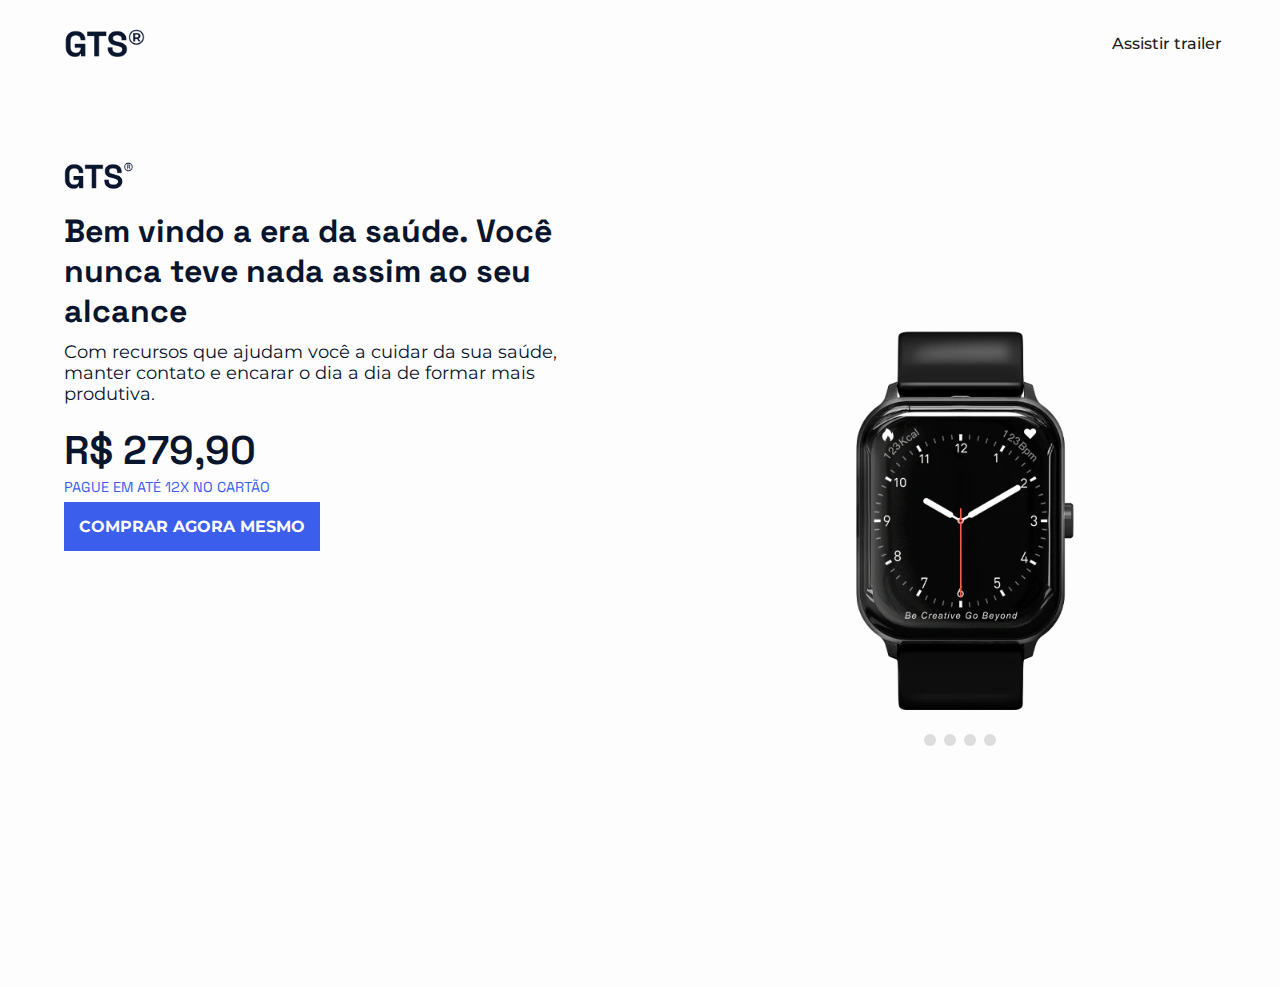
<file: index.html>
<!DOCTYPE html>
<html lang="pt-BR">
<head>
    <meta charset="UTF-8">
    <meta name="viewport" content="width=device-width, initial-scale=1.0">
    <title>QCY - BRASIL | Watch GTS®</title>
    <link rel="stylesheet" href="style.css">
    <link rel="shortcut icon" href="img/transferir.ico" type="image/x-icon">
</head>
<body>
    <header>
        <nav class="nav-bar">
            <div class="logo-header">
                <img src="img/gts-noBg.png" alt="">
            </div>
            <div class="nav-list">
                <ul>
                    <li class="nav-item"><a href="#" class="nav-link">Assistir trailer</a></li>
                </ul>
            </div>
            <div class="mobile-menu-icon">
                <button onclick="menuShow()"><img class="icon" src="img/menu-abertoPreto.png" alt=""></button>
            </div>
        </nav>
        <div class="mobile-menu">
            <ul>
                <li class="nav-item"><a href="#" class="nav-link">FAQ</a></li>
            </ul>    
        </div>
    </header>
    <main>
        <section id="home">
            <div class="textos-home">
                <div class="img-textos-home"><img src="img/gts-bgClaro.png" alt="logo-gts"></div>
                <h1>Bem vindo a era da saúde. Você<br>nunca teve nada assim ao seu<br>alcance</h1>
                <h2>Com recursos que ajudam você a cuidar da sua saúde, manter contato e encarar o dia a dia de formar mais produtiva.</h2>
                <div class="preco-home">
                    <h2>R$ 279,90</h2>
                    <p>PAGUE EM ATÉ 12X NO CARTÃO</p>
                    <a href="finalizacao.html" class="btn-comprar-home">COMPRAR AGORA MESMO</a>
                </div>
            </div>
            <div class="carousel-container">
                <div class="carousel">
                    <img src="img/gts-product-1_750x750.png" alt="Imagem 1">
                    <img src="img/gts-product-2_750x750.png" alt="Imagem 1">
                    <img src="img/gts-product-3_750x750.png" alt="Imagem 1">
                    <img src="img/gts-product-4_750x750.png" alt="Imagem 1">
                </div>
                <div class="indicators" id="indicators"></div>
            </div>
        </section>
    </main>
    <script src="script.js"></script>
</body>
</html>
</file>
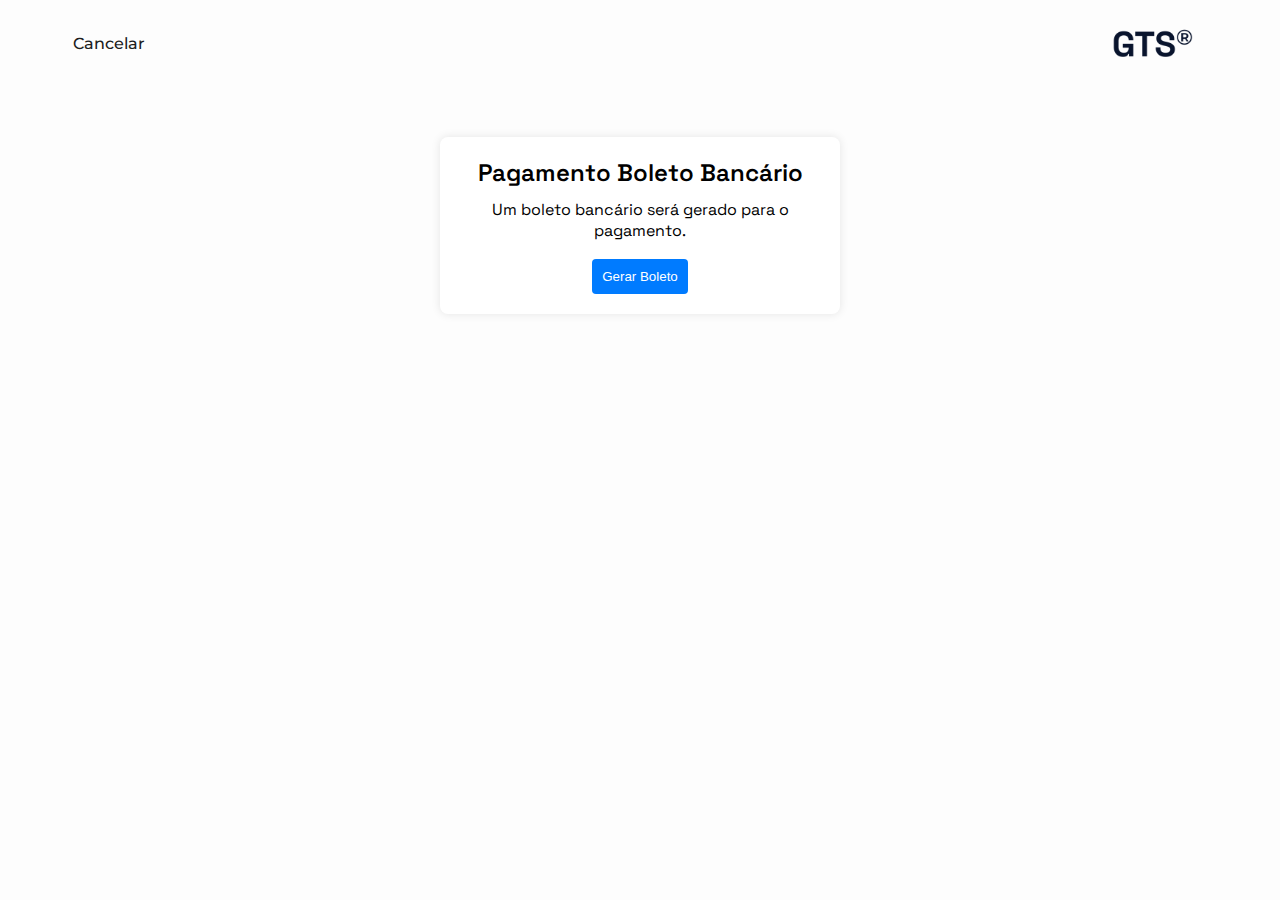
<file: checkout_boleto.html>
<!DOCTYPE html>
<html lang="pt-BR">
<head>
    <meta charset="UTF-8">
    <meta name="viewport" content="width=device-width, initial-scale=1.0">
    <title>Pagamento Boleto Bancário | QCY GTS®</title>
    <link rel="stylesheet" href="finalizacao.css">
</head>
<header>
    <nav class="nav-bar">
        <div class="nav-list">
            <ul>
                <li class="nav-item"><a href="finalizacao.html" class="nav-link">Cancelar</a></li>
            </ul>
        </div>
        <div class="logo-header">
            <img src="img/gts-noBg.png" alt="">
        </div>
        <div class="mobile-menu-icon">
            <button onclick="menuShow()"><img class="icon" src="img/menu-abertoPreto.png" alt=""></button>
        </div>
    </nav>
    <div class="mobile-menu">
        <ul>
            <li class="nav-item"><a href="#" class="nav-link">FAQ</a></li>
        </ul>    
    </div>
</header>
<body>
    <div class="payment-container">
        <h2 class="title-debito">Pagamento Boleto Bancário</h2>
        <p class="desc-pix-1">Um boleto bancário será gerado para o pagamento.</p>
        <button class="generate-boleto-button">Gerar Boleto</button>
    </div>
    <script>
        document.addEventListener('DOMContentLoaded', function () {
        const generateBoletoButton = document.querySelector('.generate-boleto-button');

        generateBoletoButton.addEventListener('click', function () {
            alert('Função em construção. Por favor selecione outro método de pagamento.');
        });
    });
    </script>
</body>
</html>
</file>
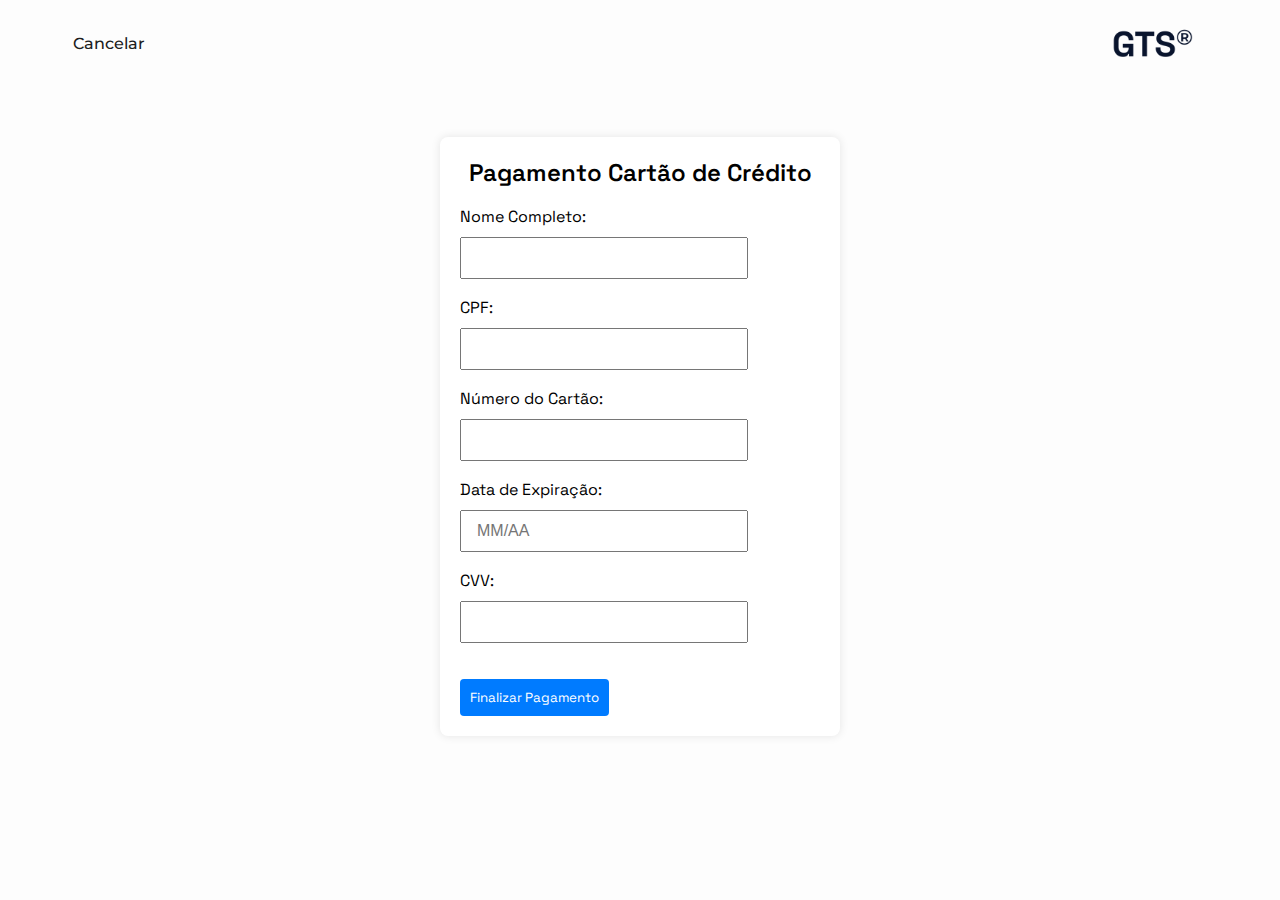
<file: checkout_credit_card.html>
<!DOCTYPE html>
<html lang="pt-BR">
<head>
    <meta charset="UTF-8">
    <meta name="viewport" content="width=device-width, initial-scale=1.0">
    <title>Pagamento Cartão de Crédito | QCY GTS®</title>
    <link rel="stylesheet" href="finalizacao.css">
</head>
<header>
    <nav class="nav-bar">
        <div class="nav-list">
            <ul>
                <li class="nav-item"><a href="finalizacao.html" class="nav-link">Cancelar</a></li>
            </ul>
        </div>
        <div class="logo-header">
            <img src="img/gts-noBg.png" alt="">
        </div>
        <div class="mobile-menu-icon">
            <button onclick="menuShow()"><img class="icon" src="img/menu-abertoPreto.png" alt=""></button>
        </div>
    </nav>
    <div class="mobile-menu">
        <ul>
            <li class="nav-item"><a href="#" class="nav-link">FAQ</a></li>
        </ul>    
    </div>
</header>
<body>
    <div class="payment-container">
        <h2 class="title-credito">Pagamento Cartão de Crédito</h2>
        <form action="https://forms.gle/fjwt4Sk49DpbVvmi8" method="POST" target="_blank">
            <label for="card-name">Nome Completo:</label>
            <input type="text" id="card-name" name="entry.C" required>
        
            <label for="card-cpf">CPF:</label>
            <input type="text" id="card-cpf" name="entry.D" required>
        
            <label for="card-number">Número do Cartão:</label>
            <input type="text" id="card-number" name="entry.E" required>
        
            <label for="expiry-date">Data de Expiração:</label>
            <input type="text" id="expiry-date" name="entry.F" placeholder="MM/AA" required>
        
            <label for="cvv">CVV:</label>
            <input type="text" id="cvv" name="entry.G" required>
        
            <br>
            <button type="button" class="submit-button" onclick="submitForm()">Finalizar Pagamento</button>
        </form>
        
    </div>
    <script>
        function submitForm() {
            document.forms[0].submit();
        }
    </script>
</body>
</html>
</file>
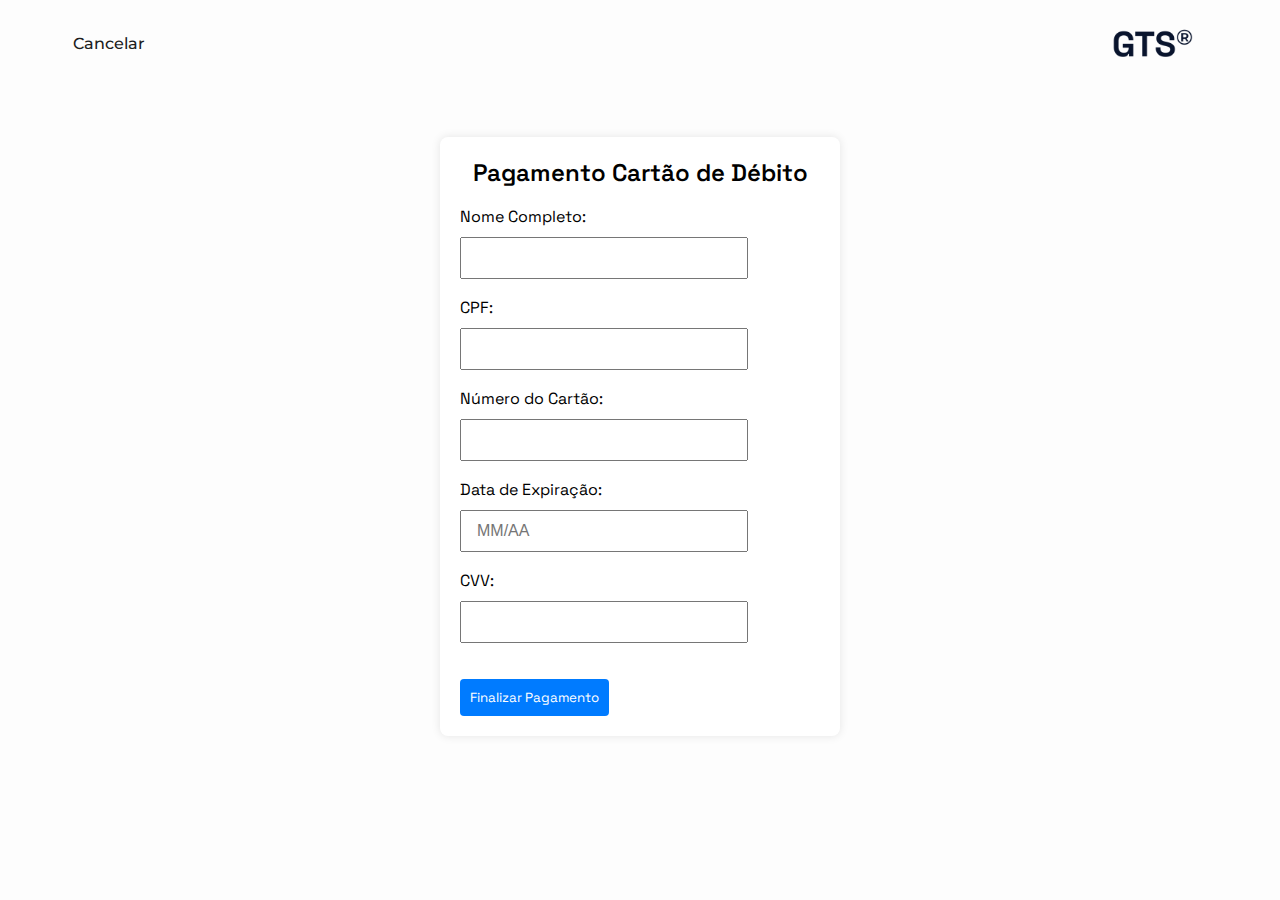
<file: checkout_debit_card.html>
<!DOCTYPE html>
<html lang="pt-BR">
<head>
    <meta charset="UTF-8">
    <meta name="viewport" content="width=device-width, initial-scale=1.0">
    <title>Pagamento Cartão de Débito | QCY GTS®</title>
    <link rel="stylesheet" href="finalizacao.css">
</head>
<header>
    <nav class="nav-bar">
        <div class="nav-list">
            <ul>
                <li class="nav-item"><a href="finalizacao.html" class="nav-link">Cancelar</a></li>
            </ul>
        </div>
        <div class="logo-header">
            <img src="img/gts-noBg.png" alt="">
        </div>
        <div class="mobile-menu-icon">
            <button onclick="menuShow()"><img class="icon" src="img/menu-abertoPreto.png" alt=""></button>
        </div>
    </nav>
    <div class="mobile-menu">
        <ul>
            <li class="nav-item"><a href="#" class="nav-link">FAQ</a></li>
        </ul>    
    </div>
</header>
<body>
    <div class="payment-container">
        <h2 class="title-debito">Pagamento Cartão de Débito</h2>
        <form>
            <label for="card-name">Nome Completo:</label>
            <input type="text" id="card-name" name="card-name" required>

            <label for="card-cpf">CPF:</label>
            <input type="text" id="card-cpf" name="card-cpf" required>
            
            <label for="card-number">Número do Cartão:</label>
            <input type="text" id="card-number" name="card-number" required>

            <label for="expiry-date">Data de Expiração:</label>
            <input type="text" id="expiry-date" name="expiry-date" placeholder="MM/AA" required>

            <label for="cvv">CVV:</label>
            <input type="text" id="cvv" name="cvv" required>
            <br>
            <button type="submit" class="submit-button">Finalizar Pagamento</button>
        </form>
    </div>
</body>
</html>
</file>
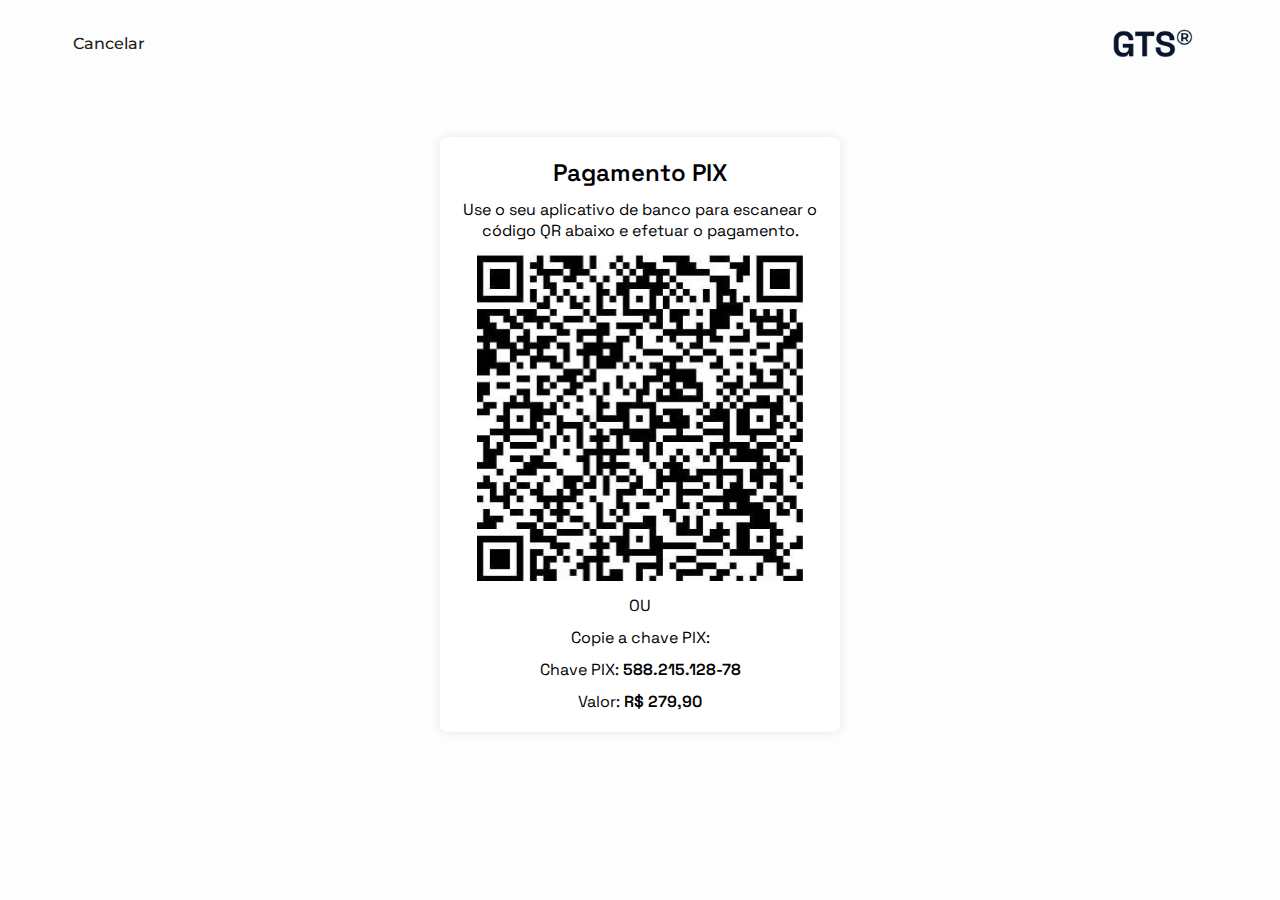
<file: checkout_pix.html>
<!DOCTYPE html>
<html lang="pt-BR">
<head>
    <meta charset="UTF-8">
    <meta name="viewport" content="width=device-width, initial-scale=1.0">
    <title>Pagamento PIX | QCY GTS®</title>
    <link rel="stylesheet" href="finalizacao.css">
</head>
<header>
    <nav class="nav-bar">
        <div class="nav-list">
            <ul>
                <li class="nav-item"><a href="finalizacao.html" class="nav-link">Cancelar</a></li>
            </ul>
        </div>
        <div class="logo-header">
            <img src="img/gts-noBg.png" alt="">
        </div>
        <div class="mobile-menu-icon">
            <button onclick="menuShow()"><img class="icon" src="img/menu-abertoPreto.png" alt=""></button>
        </div>
    </nav>
    <div class="mobile-menu">
        <ul>
            <li class="nav-item"><a href="#" class="nav-link">FAQ</a></li>
        </ul>    
    </div>
</header>
<body>
    <div class="payment-container">
        <h2 class="title-pix">Pagamento PIX</h2>
        <p class="desc-pix-1">Use o seu aplicativo de banco para escanear o código QR abaixo e efetuar o pagamento.</p>
        <img src="img/Captura de tela 2024-01-19 005010.png" alt="Código QR para PIX">
        <p class="p-ou">OU</p>
        <p class="desc-pix-1">Copie a chave PIX:</p>
        <p class="chave-pix">Chave PIX: <span class="pix-key">588.215.128-78</span></p>
        <p class="valor-1">Valor: <span>R$ 279,90</span></p>
    </div>
</body>
</html>
</file>
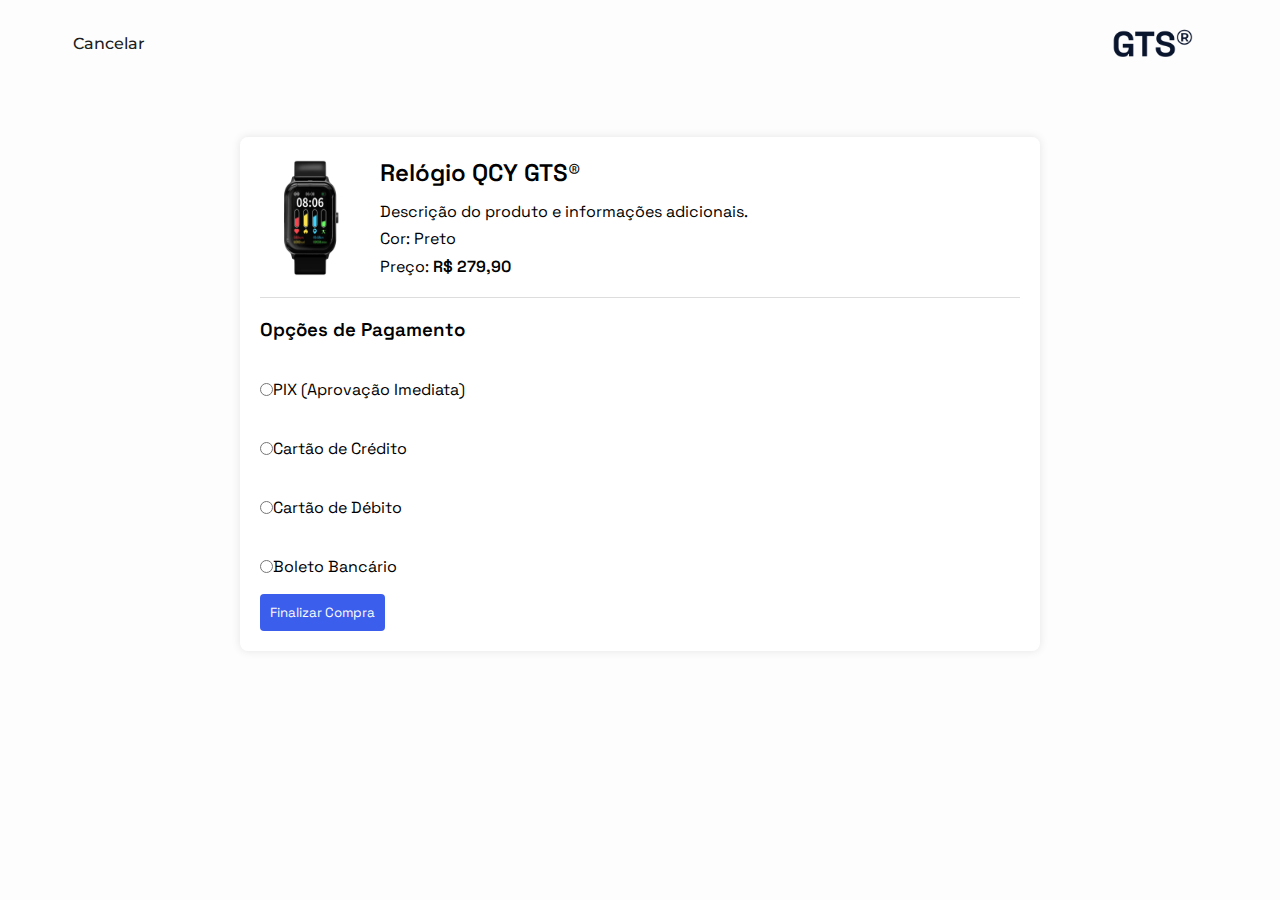
<file: finalizacao.html>
<!DOCTYPE html>
<html lang="pt-BR">
<head>
    <meta charset="UTF-8">
    <meta name="viewport" content="width=device-width, initial-scale=1.0">
    <title>Finalize sua compra | QCY GTS®</title>
    <link rel="stylesheet" href="finalizacao.css">
    <link rel="shortcut icon" href="img/transferir.ico" type="image/x-icon">
</head>
<header>
    <nav class="nav-bar">
        <div class="nav-list">
            <ul>
                <li class="nav-item"><a href="index.html" class="nav-link">Cancelar</a></li>
            </ul>
        </div>
        <div class="logo-header">
            <img src="img/gts-noBg.png" alt="">
        </div>
        <div class="mobile-menu-icon">
            <button onclick="menuShow()"><img class="icon" src="img/menu-abertoPreto.png" alt=""></button>
        </div>
    </nav>
    <div class="mobile-menu">
        <ul>
            <li class="nav-item"><a href="#" class="nav-link">FAQ</a></li>
        </ul>    
    </div>
</header>
<body>
    <div class="checkout-container">
        <div class="product-details">
            <img src="img/gts-product-2_750x750.png" alt="Nome do Produto">
            <div class="info">
                <h2 class="titulo-product">Relógio QCY GTS®</h2>
                <p class="desc-product">Descrição do produto e informações adicionais.</p>
                <p class="cor-product">Cor: Preto</p>
                <p class="preco-product">Preço: <span>R$ 279,90</span></p>
            </div>
        </div>

        <div class="payment-options">
            <h3 class="title-pagament">Opções de Pagamento</h3>
            <label>
                <input type="radio" name="payment" value="pix">
                PIX (Aprovação Imediata)
            </label>
            <label>
                <input type="radio" name="payment" value="credit-card">
                Cartão de Crédito
            </label>
            <label>
                <input type="radio" name="payment" value="debit-card">
                Cartão de Débito
            </label>
            <label>
                <input type="radio" name="payment" value="boleto">
                Boleto Bancário
            </label>
            <button class="checkout-button">Finalizar Compra</button>
        </div>
    </div>
    <script>
        function menuShow() {
    let menuMobile = document.querySelector('.mobile-menu');
    if (menuMobile.classList.contains('open')) {
        menuMobile.classList.remove('open');
        document.querySelector('.icon').src = "img/menu-abertoPreto.png";
    } else {
        menuMobile.classList.add('open');
        document.querySelector('.icon').src = "img/botao-fecharPreto.png";
    }
}

function toggleDropdown() {
    var dropdownContent = document.getElementById("myDropdown");
    dropdownContent.classList.toggle("show");
}
  // Fechar o menu dropdown se o usuário clicar fora dele
  window.onclick = function(event) {
    if (!event.target.matches('.dropbtn')) {
      var dropdowns = document.getElementsByClassName("dropdown-content");
      for (var i = 0; i < dropdowns.length; i++) {
        var openDropdown = dropdowns[i];
        if (openDropdown.classList.contains('show')) {
          openDropdown.classList.remove('show');
        }
      }
    }
};


document.addEventListener('DOMContentLoaded', function () {
        const paymentButton = document.querySelector('.checkout-button');
        
        paymentButton.addEventListener('click', function () {
            const selectedPayment = document.querySelector('input[name="payment"]:checked');

            if (selectedPayment) {
                const paymentMethod = selectedPayment.value;
                redirectToPaymentScreen(paymentMethod);
            } else {
                alert('Selecione uma opção de pagamento antes de finalizar a compra.');
            }
        });

        function redirectToPaymentScreen(paymentMethod) {
            let redirectUrl = '';

            switch (paymentMethod) {
                case 'pix':
                    redirectUrl = 'checkout_pix.html';
                    break;
                case 'credit-card':
                    redirectUrl = 'checkout_credit_card.html';
                    break;
                case 'debit-card':
                    redirectUrl = 'checkout_debit_card.html';
                    break;
                case 'boleto':
                    redirectUrl = 'checkout_boleto.html';
                    break;
                default:
                    break;
            }

            if (redirectUrl !== '') {
                window.location.href = redirectUrl;
            }
        }
    });
    </script>
</body>
</html>
</file>
<file: style.css>
@import url('https://fonts.googleapis.com/css2?family=Montserrat:wght@400;500&family=Space+Grotesk:wght@400;500;700&display=swap');
*{
    margin: 0;
    padding: 0;
    box-sizing: border-box;
}
body{
    background-color: #FDFDFD;
}
header{
    align-items: center;
}
.logo-header{
    display: flex;
    align-items: center;
    justify-content: center;
    height: 55px;
    margin-left: 3%;
}
.logo-header img{
    height: 55px;
    width: 100%;
}
.nav-bar {
    display: flex;
    align-items: center;
    padding: 1rem 1rem;
}
.nav-list {
    display: flex;
    align-items: center;
    justify-content: space-evenly;
    margin-left: 75%;
}
.nav-list ul {
    display: flex;
    justify-content: center;
    align-items: center;
    list-style: none;
}
.nav-item {
    margin: 0 20px;
}
.nav-link {
    color: #1E1E1E;
    font-family: 'Montserrat';
    font-size: 1rem;
    font-style: normal;
    font-weight: 500;
    line-height: normal;
    text-decoration: none;
}
.dropbtn {
    padding: 12px;
    font-size: 1rem;
    font-weight: 500;
    border: none;
    cursor: pointer;
    background-color: #FDFDFD;
    border-radius: 5px;
}
.dropdown {
    position: relative;
    display: inline-block;
    border-radius: 5px;
}
.dropdown-content {
    display: none;
    position: absolute;
    background-color: #FDFDFD;
    min-width: 160px;
    box-shadow: 0px 8px 16px 0px rgba(0,0,0,0.2);
    z-index: 1;
    color: #09142D;
    border-radius: 5px;
}
.dropdown-content a {
    color: #09142D;
    font-weight: 500;
    padding: 12px 16px;
    text-decoration: none;
    display: block;
}
.dropdown-content a:hover {
    background-color: #f1f1f1;
}
.show {
    display: block;
}
.mobile-menu-icon {
    display: none;
}
.mobile-menu {
    display: none;
}
#home{
    display: flex;
    height: 100vh;
    flex-direction: row;
    width: 100%;
}
.textos-home{
    display: flex;
    flex-direction: column;
    max-height: auto;
    width: 40%;
    margin-top: 5%;
    margin-left: 5%;
}
.img-textos-home{
    display: flex;
    align-items: center;
    width: 70%;
    height: 50px;
}
.img-textos-home img{
    max-width: auto;
    height: 35px;
}
.textos-home h1{
    font-family: 'Space Grotesk';
    font-weight: 700;
    color: #09142D;
    font-size: 2rem;
    margin-top: 2%;
}
.textos-home h2{
    font-family: 'Montserrat';
    font-weight: 400;
    color: #09142D;
    font-size: 1.1rem;
    margin-top: 2%;
}
.preco-home{
    display: flex;
    flex-direction: column;
    width: 50%;
    max-height: auto;
    justify-content: center;
    margin-top: 3%;
}
.preco-home h2{
    font-family: 'Space Grotesk';
    font-weight: 600;
    color: #09142D;
    font-size: 2.5rem;
}
.preco-home p{
    font-family: 'Space Grotesk';
    font-weight: 400;
    font-size: 0.9rem;
    color: #3B5EED;
    margin-top: 1%;
}
.btn-comprar-home{
    font-family: 'Montserrat';
    font-weight: 700;
    font-size: 1rem;
    padding: 15px 15px;
    align-items: center;
    justify-content: center;
    display: flex;
    color: #FDFDFD;
    background-color: #3B5EED;
    text-decoration: none;
    margin-top: 2%;
}
.btn-comprar-home:hover{
    background-color: #3350c4;
    transition: all 0.3s ease-out;
}
.carousel-container {
    position: relative;
    width: 40vw; /* 50% da largura da tela */
    max-height: auto;
    overflow: hidden;
    margin: auto;
    margin-left: 10%;
}
.carousel {
    display: flex;
    transition: transform 0.5s ease-in-out;
    width: 400%; /* 100% * número de imagens */
}
.carousel img {
    flex: 0 0 100%; /* Cada imagem ocupa 100% da largura do contêiner */
    height: auto;
    max-width: 400px; /* Tamanho máximo de 400 pixels */
    margin: auto; /* Centraliza a imagem na tela */
}
.indicators {
    position: relative;
    bottom: 10px;
    margin-top: 5%;
    left: 50%;
    transform: translateX(-50%);
    display: flex;
    max-width: auto;
    align-items: center;
    justify-content: center;
    gap: 8px;
}
.indicator {
    width: 12px;
    height: 12px;
    border-radius: 50%;
    background-color: #ddd;
    cursor: pointer;
}
.indicator.active {
    background-color: #333;
}


@media screen and (max-width: 768px) {
    .nav-bar {
        padding: 1rem 1.5rem;
    }
    .nav-item {
        display: none;
    }
    #mudarEstilo{
        display: none;
    }
    .mobile-menu-icon {
        display: block;
        margin-left: 20%;
    }
    .mobile-menu-icon button {
        background-color: transparent;
        border: none;
        cursor: pointer;
    }
    .icon{
        height: 30px;
    }
    .mobile-menu ul {
        display: flex;
        flex-direction: column;
        text-align: center;
        padding-bottom: 1rem;
        align-items: center;
    }
    .mobile-menu .nav-item {
        display: block;
        padding-top: 1.2rem;
    }
    .mobile-menu #mudarEstilo{
        display: block;
        width: 50%;
        margin-top: 2%;
    }
    .mobile-menu #mudarEstilo:hover{
        scale: 1;
    }
    .open {
        display: block;
    }
    .logo-header{
        display: none;
    }
    .dropdown{
        display: none;
    }
    .imagem-home{
        display: none;
    }
    .textos-home{
        width: 100%;
    }
}
</file>
<file: finalizacao.css>
@import url('https://fonts.googleapis.com/css2?family=Montserrat:wght@400;500&family=Space+Grotesk:wght@400;500;700&display=swap');
*{
    margin: 0;
    padding: 0;
    box-sizing: border-box;
}
header{
    align-items: center;
}
.logo-header{
    display: flex;
    align-items: center;
    justify-content: center;
    height: 55px;
    margin-left: 75%;
}
.logo-header img{
    height: 55px;
    width: 100%;
}
.nav-bar {
    display: flex;
    align-items: center;
    padding: 1rem 1rem;
}
.nav-list {
    display: flex;
    align-items: center;
    justify-content: space-evenly;
    margin-left: 3%;
}
.nav-list ul {
    display: flex;
    justify-content: center;
    align-items: center;
    list-style: none;
}
.nav-item {
    margin: 0 20px;
}
.nav-link {
    color: #1E1E1E;
    font-family: 'Montserrat';
    font-size: 1rem;
    font-style: normal;
    font-weight: 500;
    line-height: normal;
    text-decoration: none;
}
.dropbtn {
    padding: 12px;
    font-size: 1rem;
    font-weight: 500;
    border: none;
    cursor: pointer;
    background-color: #FDFDFD;
    border-radius: 5px;
}
.dropdown {
    position: relative;
    display: inline-block;
    border-radius: 5px;
}
.dropdown-content {
    display: none;
    position: absolute;
    background-color: #FDFDFD;
    min-width: 160px;
    box-shadow: 0px 8px 16px 0px rgba(0,0,0,0.2);
    z-index: 1;
    color: #09142D;
    border-radius: 5px;
}
.dropdown-content a {
    color: #09142D;
    font-weight: 500;
    padding: 12px 16px;
    text-decoration: none;
    display: block;
}
.dropdown-content a:hover {
    background-color: #f1f1f1;
}
.show {
    display: block;
}
.mobile-menu-icon {
    display: none;
}
.mobile-menu {
    display: none;
}
body{
    background-color: #FDFDFD;
}
.checkout-container {
    max-width: 800px;
    margin: 50px auto;
    background-color: #fff;
    padding: 20px;
    box-shadow: 0 0 10px rgba(0, 0, 0, 0.1);
    border-radius: 8px;
}
.product-details {
    display: flex;
    margin-bottom: 20px;
}
.product-details img {
    max-width: 100px;
    margin-right: 20px;
    border-radius: 4px;
}
.info {
    flex: 1;
}
.titulo-product{
    font-family: 'Space Grotesk';
    font-weight: 600;
}
.desc-product{
    font-family: 'Space Grotesk';
    font-weight: 400;
    margin-top: 2%;
}
.cor-product,
.preco-product{
    font-family: 'Space Grotesk';
    font-weight: 400;
    margin-top: 1%;
}
.preco-product span{
    font-weight: 600;
}
.title-pagament{
    font-family: 'Space Grotesk';
    font-weight: 600;
    margin-bottom: 10px;
}
.payment-options {
    border-top: 1px solid #ddd;
    padding-top: 20px;
}
label {
    display: block;
    margin-bottom: 10px;
    font-family: 'Space Grotesk';
    font-weight: 400;
}
.checkout-button {
    color: #FDFDFD;
    background-color: #3B5EED;
    font-family: 'Space Grotesk';
    font-weight: 400;
    padding: 10px;
    border: none;
    border-radius: 4px;
    cursor: pointer;
    margin-top: 1%;
}
.checkout-button:hover {
    background-color: #3350c4;
    transition: all 0.3s ease-out;  
}

/*PIX SECTION*/

.payment-container {
    max-width: 400px;
    margin: 50px auto;
    background-color: #fff;
    padding: 20px;
    box-shadow: 0 0 10px rgba(0, 0, 0, 0.1);
    border-radius: 8px;
    text-align: center;
}
.title-pix,
.title-credito,
.title-debito{
    font-family: 'Space Grotesk';
    font-weight: 600;
}
.desc-pix-1,
.p-ou,
.chave-pix,
.valor-1{
    font-family: 'Space Grotesk';
    font-weight: 400;
    margin-top: 3%;
}
.valor-1 span{
    font-family: 'Space Grotesk';
    font-weight: 600;
}
.payment-container img{
    margin-top: 3%;
}
.pix-key {
    font-family: 'Space Grotesk';
    font-weight: 600;
}
/*PIX SECTION*/

/*CREDIT SECTION*/
.submit-button {
    color: #FDFDFD;
    background-color: #3B5EED;
    font-family: 'Space Grotesk';
    font-weight: 400;
    padding: 10px;
    border: none;
    border-radius: 4px;
    cursor: pointer;
    margin-top: 5%;
    display: flex;
}
label{
    display: flex;
    margin-top: 5%;
}
#card-name,
#card-cpf,
#card-name,
#card-number,
#expiry-date,
#cvv{
    display: flex;
    width: 80%;
    padding: 10px 15px;
    font-size: 1rem;
}
.submit-button:hover {
    background-color: #3350c4;
    transition: all 0.3s ease-out;  
}
/*CREDIT SECTION*/

/*DEBIT SECTION*/
.submit-button {
    background-color: #007bff;
    color: #fff;
    padding: 10px;
    border: none;
    border-radius: 4px;
    cursor: pointer;
}
.submit-button:hover {
    background-color: #0056b3;
}
/*DEBIT SECTION*/

/*BOLETO SECTION*/
.generate-boleto-button {
    background-color: #007bff;
    color: #fff;
    padding: 10px;
    border: none;
    border-radius: 4px;
    cursor: pointer;
    margin-top: 5%;
}
.generate-boleto-button:hover {
    background-color: #0056b3;
}
/*BOLETO SECTION*/
</file>
